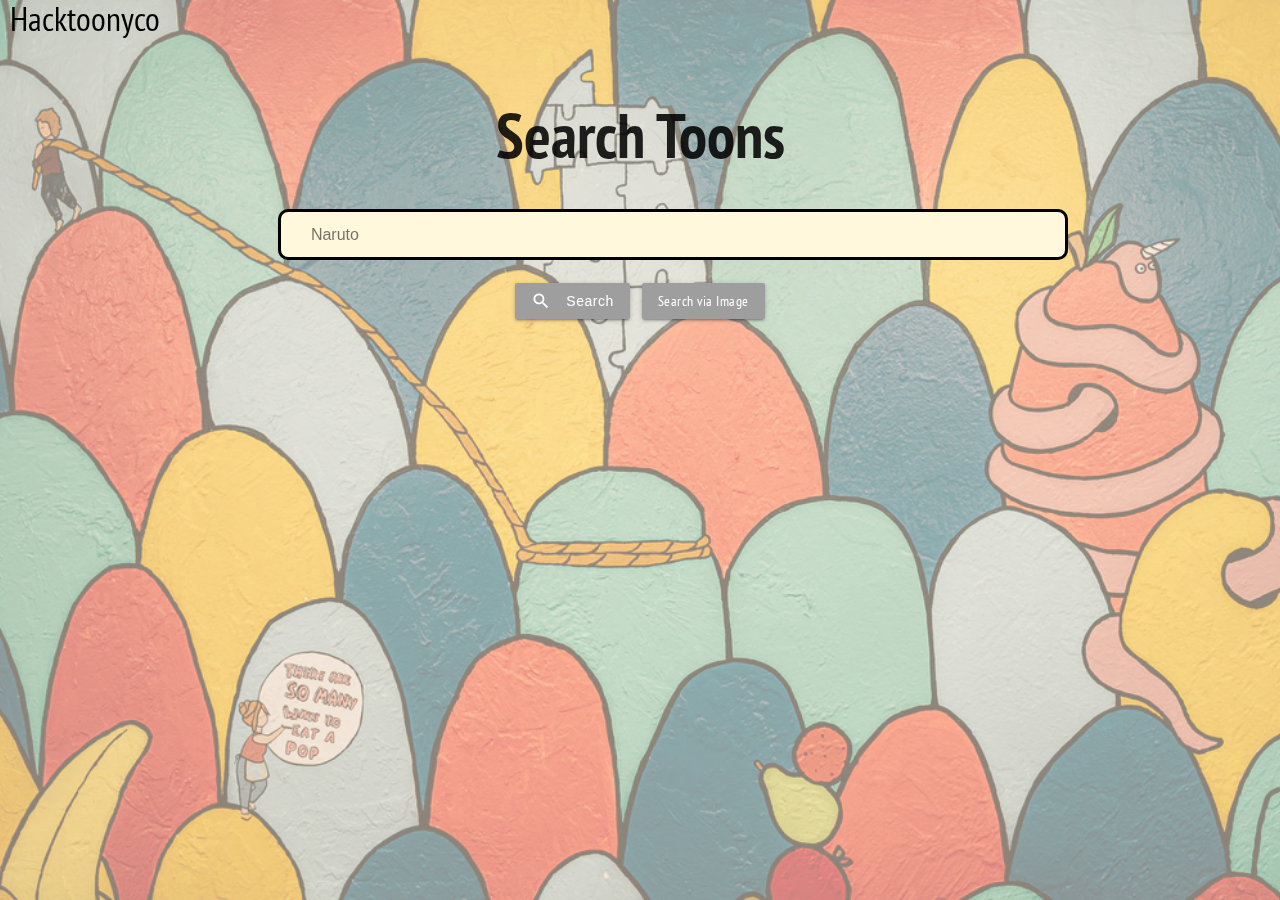
<file: Search/index.html>
<!DOCTYPE html>
<html lang="en">
<head>
    <meta charset="UTF-8">
    <meta http-equiv="X-UA-Compatible" content="IE=edge">
    <meta name="viewport" content="width=device-width, initial-scale=1.0">
    <title>Hacktoonyco | Search</title>
    <link rel="stylesheet" href="style.css">
    <link rel="preconnect" href="https://fonts.googleapis.com">
    <link rel="preconnect" href="https://fonts.gstatic.com" crossorigin>
    <link rel="preconnect" href="https://fonts.googleapis.com">
    <link href="https://fonts.googleapis.com/icon?family=Material+Icons" rel="stylesheet">
    <link href="https://fonts.googleapis.com/css2?family=PT+Sans+Narrow:wght@700&display=swap" rel="stylesheet"> 
    <link href="https://fonts.googleapis.com/css2?family=Fuggles&display=swap" rel="stylesheet">
    <link rel="stylesheet" href="https://cdnjs.cloudflare.com/ajax/libs/materialize/1.0.0/css/materialize.min.css">
    <script src="https://cdnjs.cloudflare.com/ajax/libs/materialize/1.0.0/js/materialize.min.js"></script>
</head>
<body>
    <div class="background_body" style="height: 100vh; width:100%; position: fixed; z-index: -2;">
    </div>
    <div class="background_overlay" style="height: 100vh; width:100%; position: fixed; z-index: -2;">
    </div>
    <a href="../">
        <h4 style="margin: 0; padding-left: 10px; color: black;">Hacktoonyco</h4>
    </a>
    <div class="container" style="padding-top: 20px;">
        <div class="center">
            <h1 style="font-weight: bold;">Search Toons</h1>
            <div class="row">
                <form id="search-form">
                    <div class="input-field col s12 m10 offset-m1">
                        <input placeholder="Naruto" id="toon-input" value='' type="text" class="validate search-bar">
                    </div>
                    <button type="submit" class="grey waves-effect waves-light btn" style="text-transform: none;">
                        Search
                        <i class="material-icons left">search</i>
                    </button> &nbsp;&nbsp;
                    <a href="./image.html" class="grey waves-effect waves-light btn" style="text-transform: none;">
                        Search via Image
                    </a>
                </form>
            </div>
        </div>
        <div class="row" style="padding-top: 50px;" id="response">
        </div> 
    </div>
    <script>
        function createobj(result){
            var obj = `
            <div class="col s3">
                <div class="card" style="width: 100%">
                    <div class="card-image waves-effect waves-block waves-light">
                        <img class="activator" src="${result['image_url']}" style="object-fit: cover; height: 300px;">
                    </div>
                    <div class="card-content" style="height:80px; padding:0 10px;">
                        <span class="card-title activator grey-text text-darken-4">
                            <h6>${result['title']}</h6>
                            <i class="material-icons right">more_vert</i>
                        </span>
                        <p><a target="_blank" href="${result['url']}">Know More</a></p>
                    </div>
                    <div class="card-reveal">
                        <span class="card-title grey-text text-darken-4">
                            <h5>Synopsis</h5>
                            <i class="material-icons right">close</i>
                        </span>
                        <p style="text-align:justify;">${result['synopsis']}</p>
                    </div>
                </div>
            </div>
            `
            return obj;
        }

        const query = document.getElementById('toon-input');
        const respdiv = document.getElementById('response');
        const formSubmit = document.getElementById('search-form')
        const endpoint = 'https://api.jikan.moe/v3/search/anime'
        formSubmit.addEventListener("submit", async (e) => {
            e.preventDefault();
            // console.log('got here')
            let searchString = query.value || ''
            if(searchString == '') return;
            else{
                // console.log('yesss', searchString)
                let url = endpoint + '?q=' + searchString;
                const response = await fetch(url, {
                    method: 'get'
                });
                const result = await response.json();
                const items = result['results']
                let combody = ''
                for(var i of items){
                    var tem = createobj(i)
                    combody = combody + tem;
                }
                respdiv.innerHTML = combody;
            }
        })
    </script>
</body>
</html>
</file>
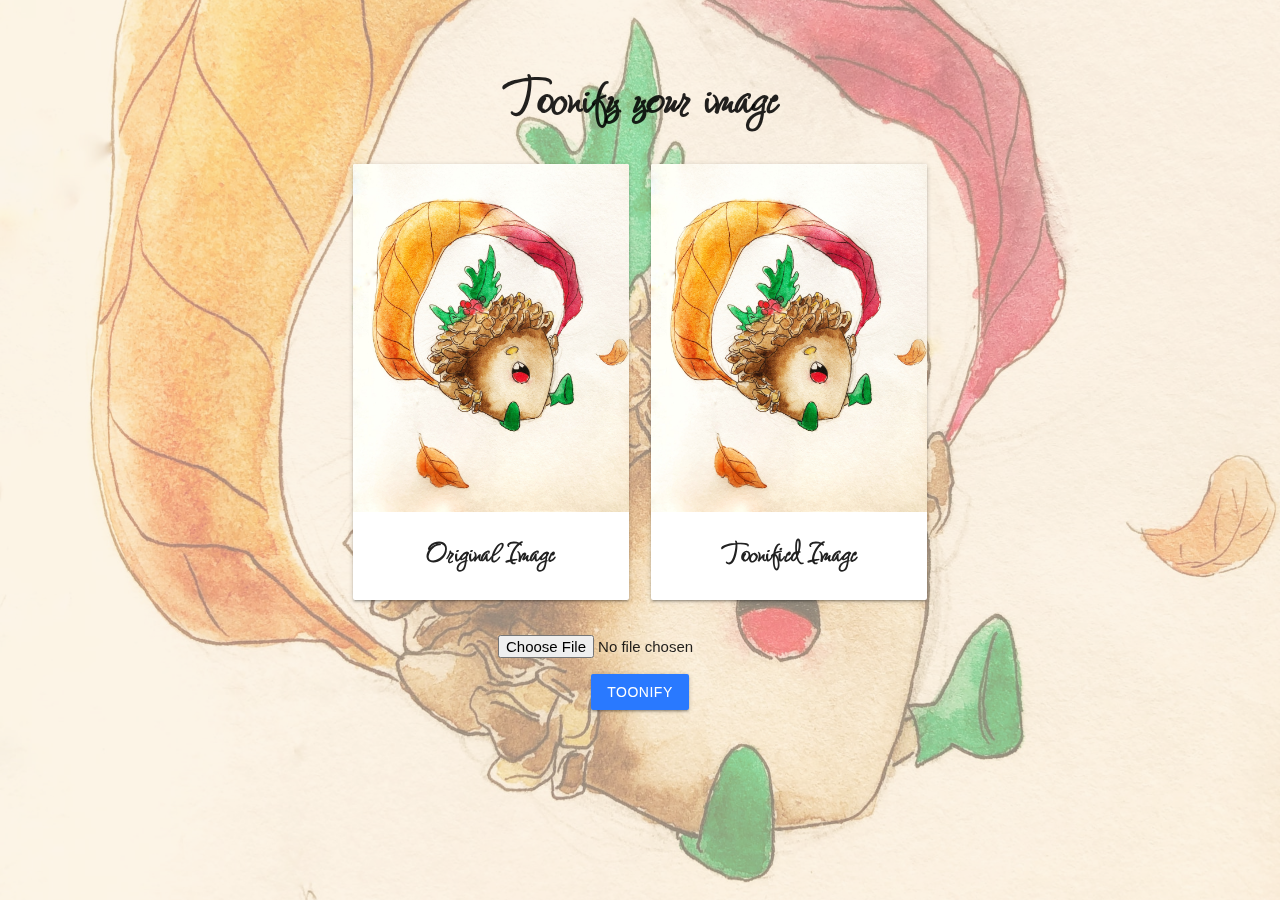
<file: Toonify/index.html>
<!DOCTYPE html>
<html lang="en">
<head>
    <meta charset="UTF-8">
    <meta http-equiv="X-UA-Compatible" content="IE=edge">
    <meta name="viewport" content="width=device-width, initial-scale=1.0">
    <title>Hacktoonyco | Toonify</title>
    <link rel="stylesheet" href="style.css">
    <link rel="preconnect" href="https://fonts.googleapis.com">
    <link rel="preconnect" href="https://fonts.gstatic.com" crossorigin>
    <link href="https://fonts.googleapis.com/css2?family=Fuggles&display=swap" rel="stylesheet">
    <link rel="stylesheet" href="https://cdnjs.cloudflare.com/ajax/libs/materialize/1.0.0/css/materialize.min.css">
    <script src="https://cdnjs.cloudflare.com/ajax/libs/materialize/1.0.0/js/materialize.min.js"></script>
</head>
<body>
  <div class="background_body" style="height: 100vh; width:100%; position: fixed; z-index: -2;">
  </div>
  <div class="background_overlay" style="height: 100vh; width:100%; position: fixed; z-index: -2;">
  </div>
  <div class="container" style="padding-top: 20px;">
    <div class="center">
      <h1 style="font-weight: bold;">Toonify your image</h1>
    </div>
    <div>
      <div class="row center" style="display: block; width: 100%;">

        <div class="col s5 offset-s1 m4 offset-m2">
          <div class="card" style="width: 100%;">
            <div class="card-image waves-effect waves-block waves-light">
              <img class="activator" id="org" src="assets/background.jpg">
            </div>
            <div class="card-content">
              <span class="card-title activator grey-text text-darken-4">
                Original Image
              </span>
            </div>
          </div>
        </div>
        
        <div class="col s5 m4">
          <div class="card" style="width: 100%;">
            <div class="card-image waves-effect waves-block waves-light">
              <img class="activator" id="toon" src="assets/background.jpg">
            </div>
            <div class="card-content">
              <span class="card-title activator grey-text text-darken-4">
                Toonified Image
              </span>
            </div>
          </div>
        </div>
      </div>
    </div>
    <form id="toonForm">
      <div class="center">
        <p>
          <div class="input-field col s12">
          <input
            type="file"
            id="image"
            accept="image/png, image/jpeg"
            required
          />
          </div>
        </p>
        <button type="submit" class="blue accent-3 waves-effect waves-light btn">Toonify</a>
      </div>
    </form>
  </div>
    
    <script>
        var thisForm = document.getElementById('toonForm');
        thisForm.addEventListener('submit', async function (e) {
            e.preventDefault();
            let formData = new FormData()
            let file = thisForm.image.files[0]
            formData.append('image', file, file.name )
            let url = "https://abhis-319407.el.r.appspot.com/api/posts";
            const response = await fetch(url, {
                method: 'post',
                body: formData
            });
            const result = await response.json();
            console.log(result)
            document.getElementById("org").src = result['org_img'];
            document.getElementById("toon").src = result['toon_img'];
        });
    </script>
</body>
</html>
</file>
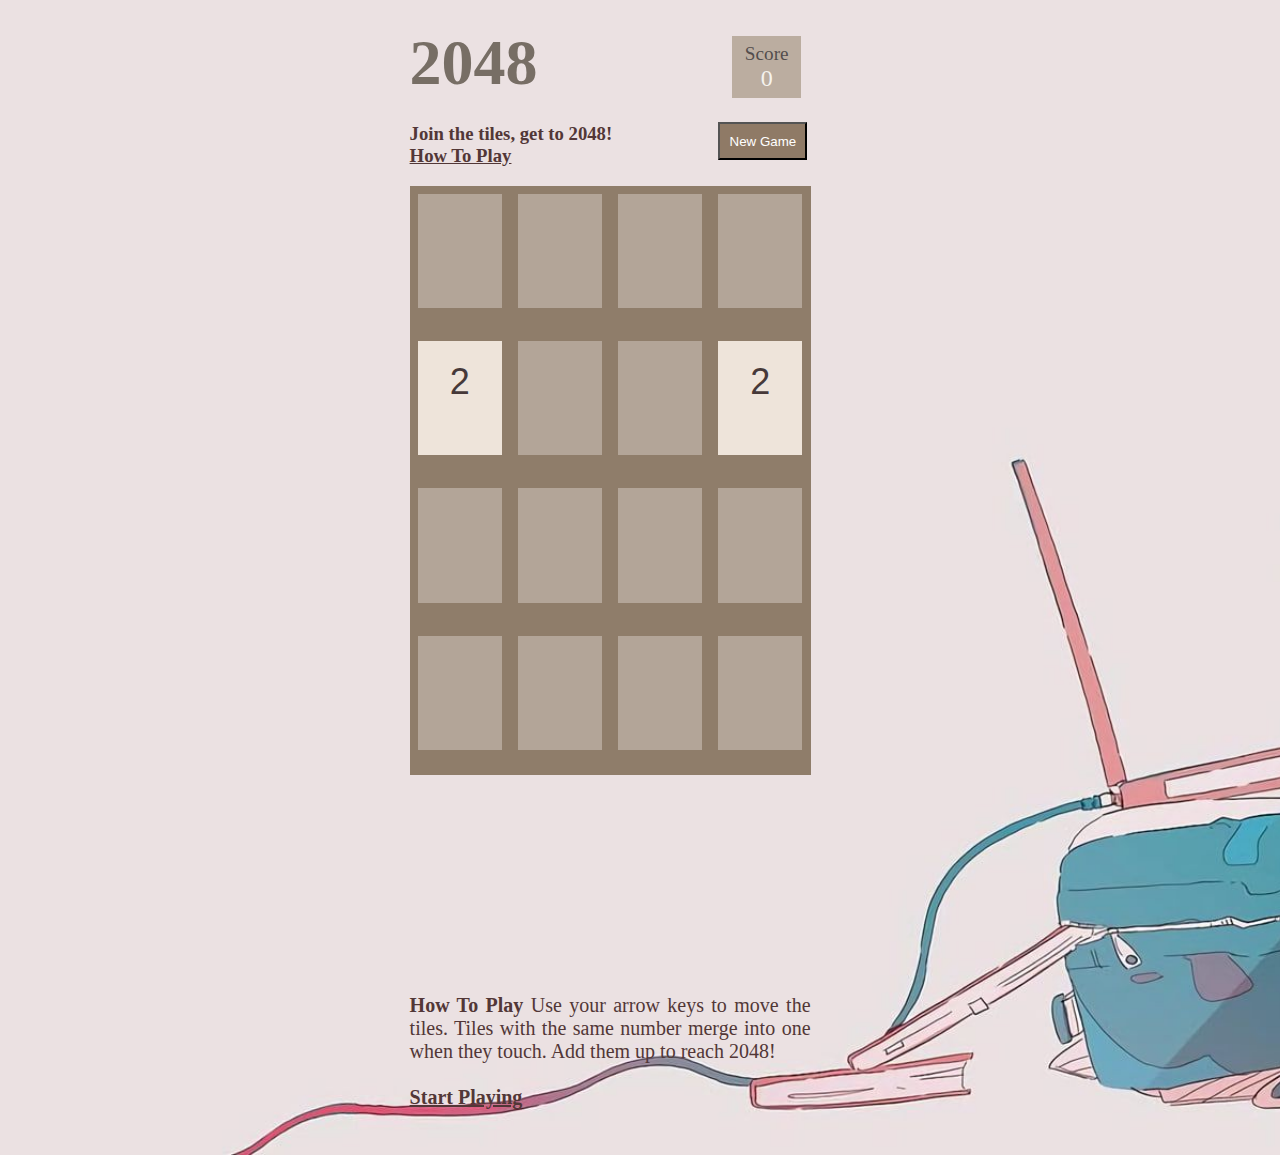
<file: Game-1/game-1.html>
<html>
    <head>
        <title>2048</title>
        <link rel="stylesheet"type="text/css" href="game-1-style.css">
        <link rel="icon" href="favicon.ico" type="image/gif" sizes="16x16">
        <meta name="viewport" content="width=device-width,intial-scale=1">
    </head>
    <body>
        <h1 >2048</h1>
        <div id="score">
            <p id="name">Score</p>
            <p id="score1">0</p>
        </div>
        <button type="button" onclick="setdefault()">New Game</button>
        <h3>Join the tiles, get to 2048!
            <br>
            <a href="#howtoplay ">How To Play</a>
        </h3>
        <div id="outer_box">
            <div class="inner_box" id="box1"></div>
            <div class="inner_box" id="box2"></div>
            <div class="inner_box" id="box3"></div>
            <div class="inner_box" id="box4"></div>
            <div class="inner_box" id="box5"></div>
            <div class="inner_box" id="box6"></div>
            <div class="inner_box" id="box7"></div>
            <div class="inner_box" id="box8"></div>
            <div class="inner_box" id="box9"></div>
            <div class="inner_box" id="box10"></div>
            <div class="inner_box" id="box11"></div>
            <div class="inner_box" id="box12"></div>
            <div class="inner_box" id="box13"></div>
            <div class="inner_box" id="box14"></div>
            <div class="inner_box" id="box15"></div>
            <div class="inner_box" id="box16"></div>
        </div>
        <div id="game_box">
            <h1 id="game_over">Game Over</h1>
            <br><br>
            <button type="button" onclick="setdefault()">Try Again</button>
        </div>
        <div id="howtoplay">
            <b>How To Play</b>
            Use your arrow keys to move the tiles. Tiles with the same number merge into one when they touch. Add them up to reach 2048!
            <br><br>
            <a href="#">Start Playing</a>
        </div>
        <script src="script.js"></script>
    </body>
</html>
</file>
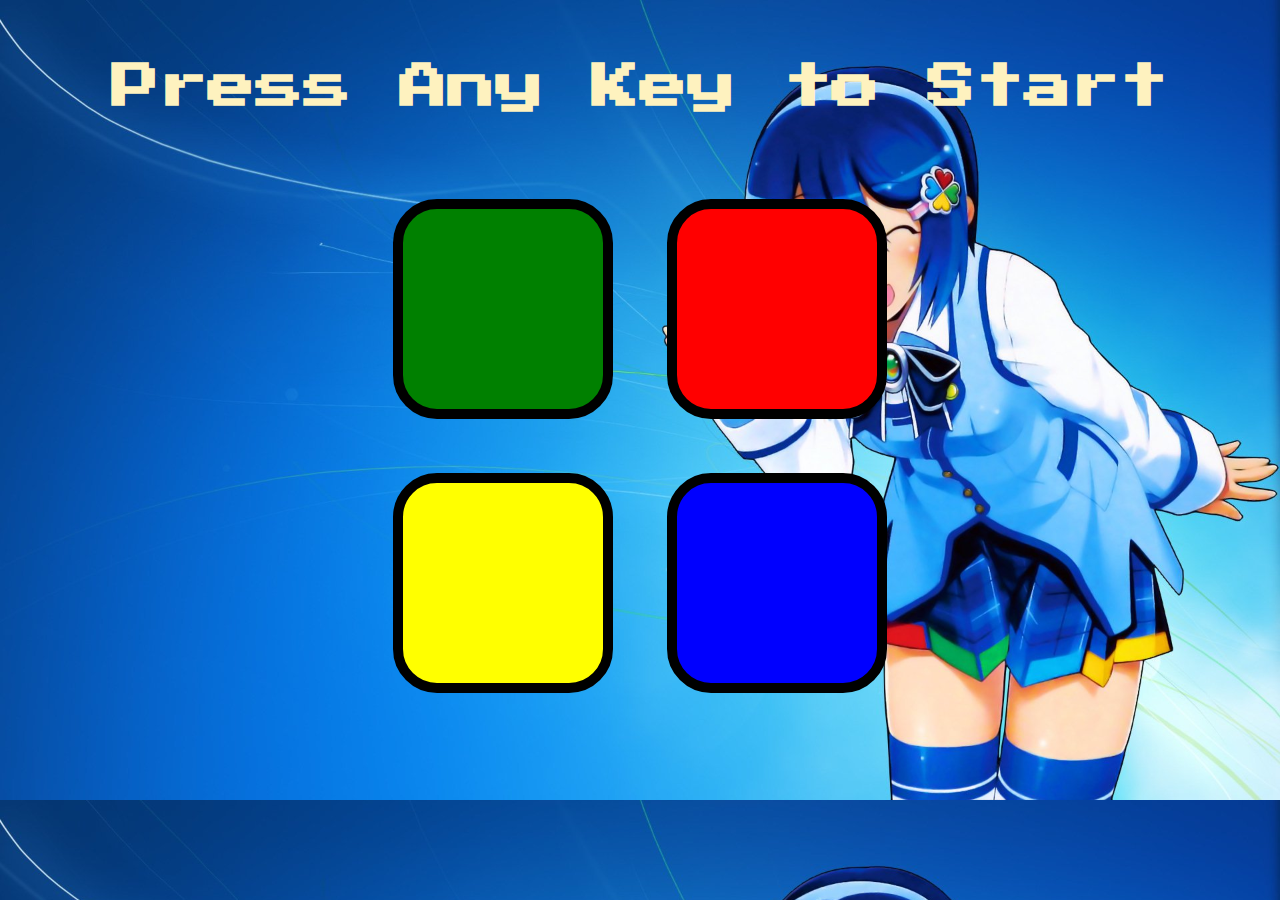
<file: Game-2/game-2.html>
<!DOCTYPE html>
<html lang="en" dir="ltr">

<head>
  <meta charset="utf-8">
  <title>Simon</title>
  <link rel="stylesheet" href="styles.css">
  <link href="https://fonts.googleapis.com/css?family=Press+Start+2P" rel="stylesheet">
</head>

<body>
  <h1 id="level-title">Press Any Key to Start</h1>
  <div class="container">
    <div lass="row">

      <div type="button" id="green" class="btn green">

      </div>

      <div type="button" id="red" class="btn red">

      </div>
    </div>

    <div class="row">

      <div type="button" id="yellow" class="btn yellow">

      </div>
      <div type="button" id="blue" class="btn blue">

      </div>

    </div>

  </div>
  <script src="https://ajax.googleapis.com/ajax/libs/jquery/3.6.0/jquery.min.js"></script>
  <script src="game.js" charset="utf-8"></script>
</body>

</html>
</file>
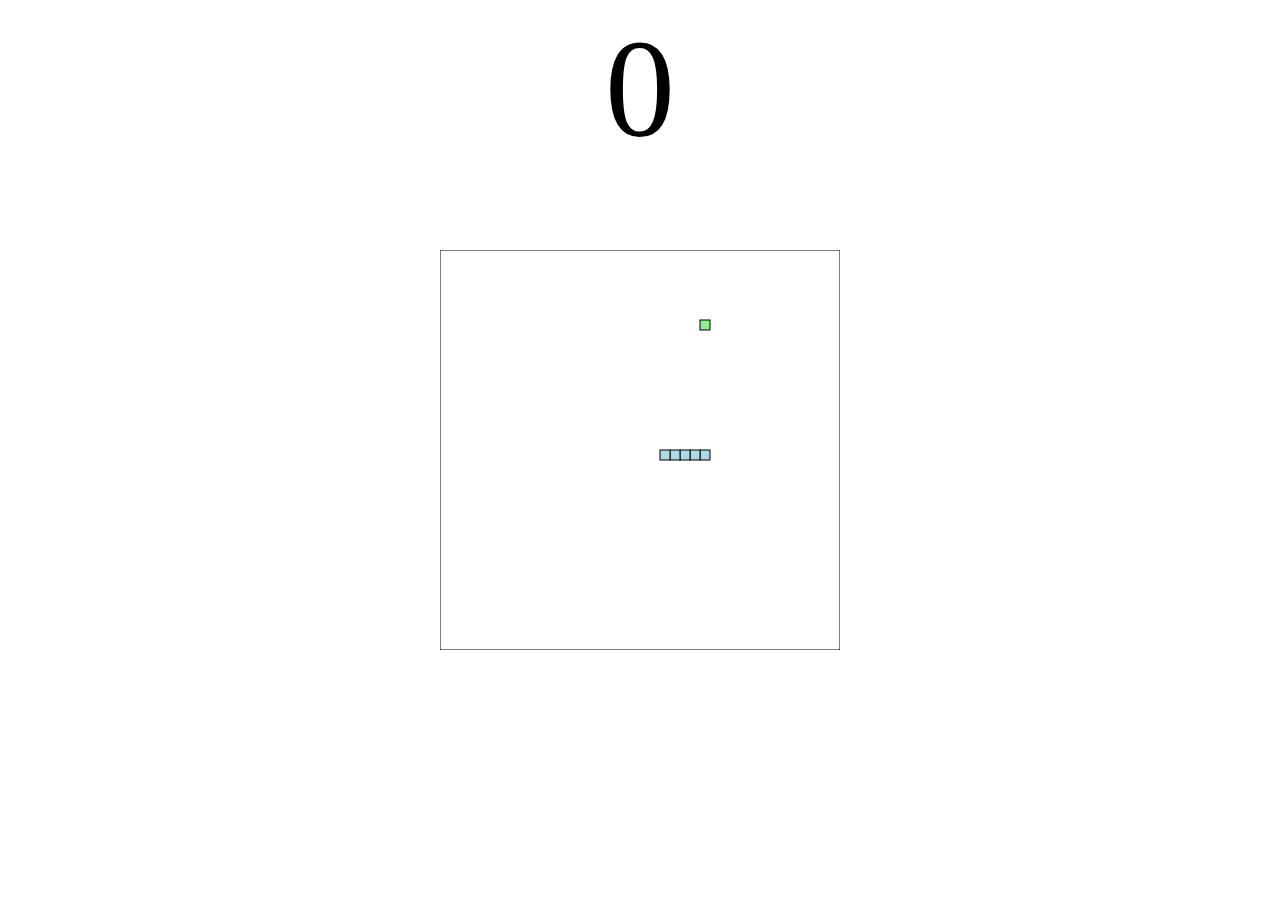
<file: Game-3/game-3.html>
<!DOCTYPE html>
<html>

<head>
    <title>Snake game</title>
</head>

<body>

    <div id="score">0</div>
    <canvas id="snakeboard" width="400" height="400"></canvas>

    <style>
        #snakeboard {
            position: absolute;
            top: 50%;
            left: 50%;
            transform: translate(-50%, -50%);
            background-color: aqua;
        }

        #score {
            text-align: center;
            font-size: 140px;
        }
        body{
            background-image: url("https://raw.githubusercontent.com/laynH/Anime-Girls-Holding-Programming-Books/master/Javascript/Doma_Umaru_Java_Script_The_Good_Parts.png");
        }
    </style>
</body>

<script>
    const board_border = 'black';
    const board_background = "white";
    const snake_col = 'lightblue';
    const snake_border = 'darkblue';

    let snake = [
        { x: 200, y: 200 },
        { x: 190, y: 200 },
        { x: 180, y: 200 },
        { x: 170, y: 200 },
        { x: 160, y: 200 }
    ]

    let score = 0;
    // True if changing direction
    let changing_direction = false;
    // Horizontal velocity
    let food_x;
    let food_y;
    let dx = 10;
    // Vertical velocity
    let dy = 0;


    // Get the canvas element
    const snakeboard = document.getElementById("snakeboard");
    // Return a two dimensional drawing context
    const snakeboard_ctx = snakeboard.getContext("2d");
    // Start game
    main();

    gen_food();

    document.addEventListener("keydown", change_direction);

    // main function called repeatedly to keep the game running
    function main() {

        if (has_game_ended()) return;

        changing_direction = false;
        setTimeout(function onTick() {
            clear_board();
            drawFood();
            move_snake();
            drawSnake();
            // Repeat
            main();
        }, 100)
    }

    // draw a border around the canvas
    function clear_board() {
        //  Select the colour to fill the drawing
        snakeboard_ctx.fillStyle = board_background;
        //  Select the colour for the border of the canvas
        snakeboard_ctx.strokestyle = board_border;
        // Draw a "filled" rectangle to cover the entire canvas
        snakeboard_ctx.fillRect(0, 0, snakeboard.width, snakeboard.height);
        // Draw a "border" around the entire canvas
        snakeboard_ctx.strokeRect(0, 0, snakeboard.width, snakeboard.height);
    }

    // Draw the snake on the canvas
    function drawSnake() {
        // Draw each part
        snake.forEach(drawSnakePart)
    }

    function drawFood() {
        snakeboard_ctx.fillStyle = 'lightgreen';
        snakeboard_ctx.strokestyle = 'darkgreen';
        snakeboard_ctx.fillRect(food_x, food_y, 10, 10);
        snakeboard_ctx.strokeRect(food_x, food_y, 10, 10);
    }

    // Draw one snake part
    function drawSnakePart(snakePart) {

        // Set the colour of the snake part
        snakeboard_ctx.fillStyle = snake_col;
        // Set the border colour of the snake part
        snakeboard_ctx.strokestyle = snake_border;
        // Draw a "filled" rectangle to represent the snake part at the coordinates
        // the part is located
        snakeboard_ctx.fillRect(snakePart.x, snakePart.y, 10, 10);
        // Draw a border around the snake part
        snakeboard_ctx.strokeRect(snakePart.x, snakePart.y, 10, 10);
    }

    function has_game_ended() {
        for (let i = 4; i < snake.length; i++) {
            if (snake[i].x === snake[0].x && snake[i].y === snake[0].y) return true
        }
        const hitLeftWall = snake[0].x < 0;
        const hitRightWall = snake[0].x > snakeboard.width - 10;
        const hitToptWall = snake[0].y < 0;
        const hitBottomWall = snake[0].y > snakeboard.height - 10;
        return hitLeftWall || hitRightWall || hitToptWall || hitBottomWall
    }

    function random_food(min, max) {
        return Math.round((Math.random() * (max - min) + min) / 10) * 10;
    }

    function gen_food() {
        // Generate a random number the food x-coordinate
        food_x = random_food(0, snakeboard.width - 10);
        // Generate a random number for the food y-coordinate
        food_y = random_food(0, snakeboard.height - 10);
        // if the new food location is where the snake currently is, generate a new food location
        snake.forEach(function has_snake_eaten_food(part) {
            const has_eaten = part.x == food_x && part.y == food_y;
            if (has_eaten) gen_food();
        });
    }

    function change_direction(event) {
        const LEFT_KEY = 37;
        const RIGHT_KEY = 39;
        const UP_KEY = 38;
        const DOWN_KEY = 40;

        // Prevent the snake from reversing

        if (changing_direction) return;
        changing_direction = true;
        const keyPressed = event.keyCode;
        const goingUp = dy === -10;
        const goingDown = dy === 10;
        const goingRight = dx === 10;
        const goingLeft = dx === -10;
        if (keyPressed === LEFT_KEY && !goingRight) {
            dx = -10;
            dy = 0;
        }
        if (keyPressed === UP_KEY && !goingDown) {
            dx = 0;
            dy = -10;
        }
        if (keyPressed === RIGHT_KEY && !goingLeft) {
            dx = 10;
            dy = 0;
        }
        if (keyPressed === DOWN_KEY && !goingUp) {
            dx = 0;
            dy = 10;
        }
    }

    function move_snake() {
        // Create the new Snake's head
        const head = { x: snake[0].x + dx, y: snake[0].y + dy };
        // Add the new head to the beginning of snake body
        snake.unshift(head);
        const has_eaten_food = snake[0].x === food_x && snake[0].y === food_y;
        if (has_eaten_food) {
            // Increase score
            score += 10;
            // Display score on screen
            document.getElementById('score').innerHTML = score;
            // Generate new food location
            gen_food();
        } else {
            // Remove the last part of snake body
            snake.pop();
        }
    }

</script>

</html>
</file>
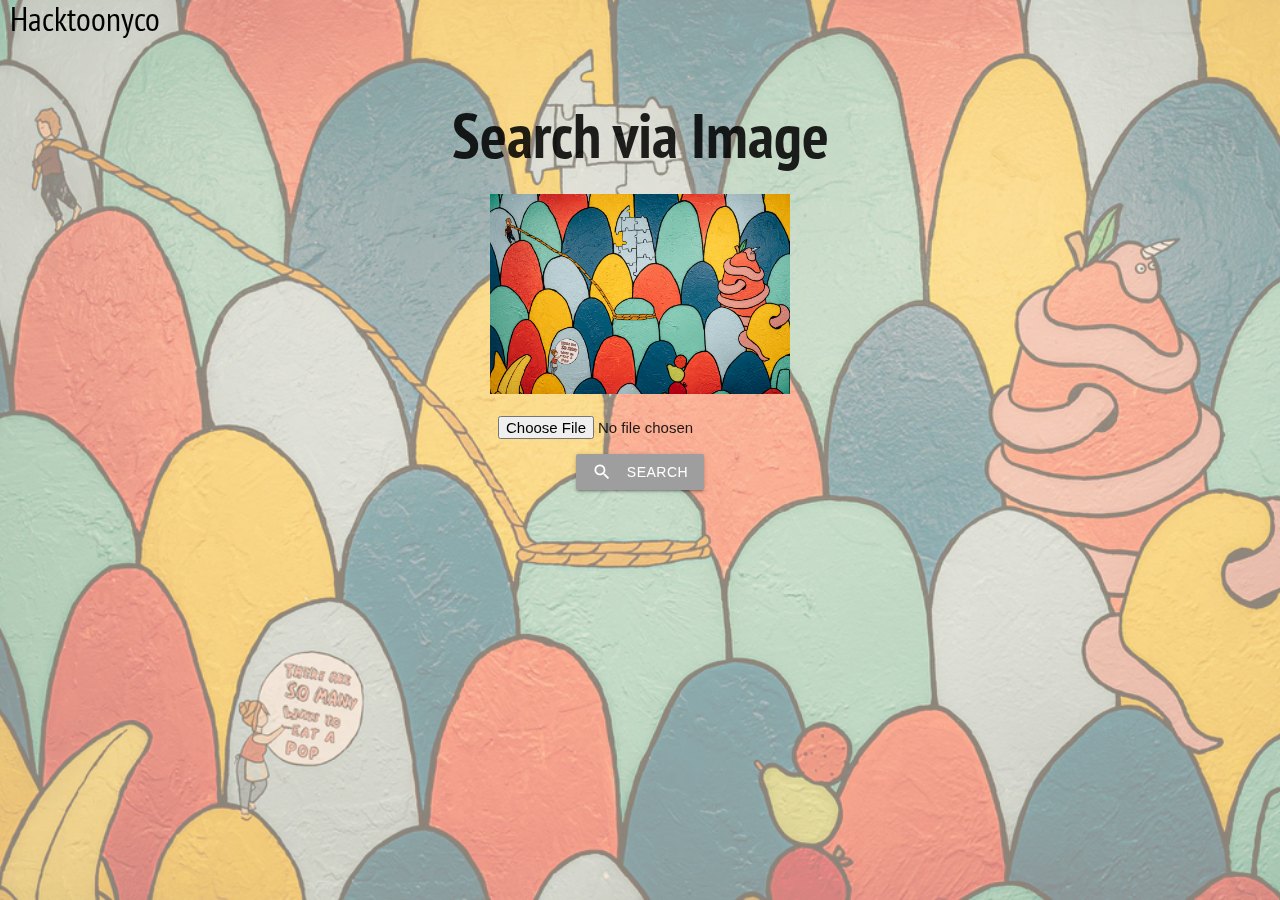
<file: Search/image.html>
<!DOCTYPE html>
<html lang="en">
<head>
    <meta charset="UTF-8">
    <meta http-equiv="X-UA-Compatible" content="IE=edge">
    <meta name="viewport" content="width=device-width, initial-scale=1.0">
    <title>Hacktoonyco | Search Image</title>
    <link rel="stylesheet" href="style.css">
    <link rel="preconnect" href="https://fonts.googleapis.com">
    <link rel="preconnect" href="https://fonts.gstatic.com" crossorigin>
    <link rel="preconnect" href="https://fonts.googleapis.com">
    <link href="https://fonts.googleapis.com/icon?family=Material+Icons" rel="stylesheet">
    <link href="https://fonts.googleapis.com/css2?family=PT+Sans+Narrow:wght@700&display=swap" rel="stylesheet"> 
    <link href="https://fonts.googleapis.com/css2?family=Fuggles&display=swap" rel="stylesheet">
    <link rel="stylesheet" href="https://cdnjs.cloudflare.com/ajax/libs/materialize/1.0.0/css/materialize.min.css">
    <script src="https://cdnjs.cloudflare.com/ajax/libs/materialize/1.0.0/js/materialize.min.js"></script>

    <style>
        h5{
            font-family: 'Courier New', Courier, monospace ;
            font-size: 20px;
        }
    </style>

</head>
<body>
    <div class="background_body" style="height: 100vh; width:100%; position: fixed; z-index: -2;">
    </div>
    <div class="background_overlay" style="height: 100vh; width:100%; position: fixed; z-index: -2;">
    </div>
    <a href="../">
        <h4 style="margin: 0; padding-left: 10px; color: black;">Hacktoonyco</h4>
    </a>
    <div class="container" style="padding-top: 20px;">
        <div class="center">
            <h1 style="font-weight: bold;">Search via Image</h1>
            <div class="row">
                <img id="output" height="200px" src="assets/photo-1563248101-a975e9a18cc6.webp" />	
                <form id="search-form">
                    <div class="input-field col s12 m10 offset-m1">
                        <input
                            type="file"
                            id="image"
                            accept="image/png, image/jpeg"
                            onchange="loadFile(event)"
                            required
                        />
                    </div>
                    <button type="submit" class="grey waves-effect waves-light btn">
                        Search
                        <i class="material-icons left">search</i>
                    </button>
                </form>
            </div>
        </div>
        <div class="row" style="padding-top: 50px;" id="response">
        </div> 
    </div>
    <script>
        function createobj(result){
            var sim = (result['similarity']*100).toFixed(2);
            var obj = `
            <li style="background-color: #f0ffff96;padding: 10px;margin-bottom: 10px;">
                <div class="row">
                    <h5><b>Similarity</b>: <i>${sim}%</i></h5>
                    <h5><b>File</b>: <i>${result['filename']}</i></h5>
                    <h5><b>Episode</b>: <i>${result['episode']}</i></h5>
                    <div class="col s6">
                        <img
                        style="width: 100%; object-fit: cover;"
                        src="${result['image']}"
                        >
                    </div>
                    <div class="col s6">
                        <video controls style="width: 100%; object-fit: cover;">
                            <source
                            style="width: 100%; object-fit: cover;"
                            src="${result['video']}"
                            >
                          Your browser does not support the video tag.
                        </video>
                    </div>
                </div>
            </li>
            `
            return obj;
        }

        var loadFile = function(event) {
            var image = document.getElementById('output');
            image.src = URL.createObjectURL(event.target.files[0]);
        };

        const respdiv = document.getElementById('response');
        const formSubmit = document.getElementById('search-form')
        const endpoint = 'https://api.jikan.moe/v3/search/anime'
        formSubmit.addEventListener("submit", async (e) => {
            e.preventDefault();
            console.log('got here')
            let formData = new FormData();
            let file = formSubmit.image.files[0]
            console.log(file)
            formData.append('image', file, file.name )
            const response = await fetch("https://api.trace.moe/search", {
                method: 'post',
                body: formData
            });
            const result = await response.json();
            const items = result['result'];
            //console.log(items)
            var start = 0;
            let combody = '<ul>'
            for(var i of items){
                console.log(i)
                start++;
                var tem = createobj(i)
                combody = combody + tem;
                if(start >= 3) break;
            }
            combody = combody + "</ul>"
            respdiv.innerHTML = combody;
        });
    </script>
</body>
</html>
</file>
<file: Search/style.css>
html, body { height: 100%; }
body { margin: 0; font-family: 'PT Sans Narrow', sans-serif;}
.background_body{
    background-position: center;
    background-repeat: no-repeat;
    background-image: url(assets/photo-1563248101-a975e9a18cc6.webp);
    background-size: cover;
}
.background_overlay{
    background-color: rgba(250, 235, 215, 0.555);
}
.card-title{
    font-weight: bold !important;
    font-size: 35px !important;
}

.search-bar{
    border: solid !important;
    border-width: 3px !important;
    border-radius: 10px !important;
    width: 90%;
    padding: 0 30px !important;
    background-color: cornsilk !important;
}

::placeholder { /* Chrome, Firefox, Opera, Safari 10.1+ */
    color: #12121296 !important;
    opacity: 1; /* Firefox */
}

h6{
    height: 35px !important;
    overflow: hidden;
}
</file>
<file: Toonify/style.css>
html, body { height: 100%; }
body { margin: 0; font-family: 'Fuggles', cursive; }
.background_body{
    background-position: center;
    background-repeat: no-repeat;
    background-image: url(assets/background.jpg);
    background-size: cover;
}
.background_overlay{
    background-color: rgba(250, 235, 215, 0.555);
}
.card-title{
    font-weight: bold !important;
    font-size: 35px !important;
}
</file>
<file: Game-1/game-1-style.css>
html {
    scroll-behavior: smooth;
        /* overflow-y: scroll; */
}  
body{
    background-image: url(2048bg.jpg);
    background-size: cover;
    background-color:#faf8ef;
    margin-top: 2%;
    margin-left: 32%;
    margin-right: 32%;
}
h1{
    color:#776e65;
    font-weight: bolder;
    font-size: 400%;
}
#score{
    margin-top: -23%;
    margin-left: 70%;
    width: 15%;
    text-align: center;
    background-color: #bbada0;
}
#name{
    padding-top: 9%;
    color: rgb(83, 77, 77);
    font-size: larger;
    padding-bottom: -100%;
}
#score1{
    padding-bottom: 9%;
    margin-top: -27%;
    color: rgb(245, 243, 238);
    font-size: x-large;
}
button{
    background-color: #8f7a66;
    text-align: center;
    color: white;
    padding: 2%;
    margin-left: 67%;
}
h3{
    margin-top: -8%;
    color: rgb(82, 55, 55);
}
a{
    color:  rgb(82, 55, 55);    
}
#game_over{
    text-align: center;
    padding-top: 25%;
}
#game_box{
    visibility: hidden;
    margin-right: 13%;
    margin-top: -96.56%;
    height: 68%;
    /* background-color:rgba(236, 235, 234, 0.73); */
}
#game_box button{
    font-size: x-large;
    margin-left: 35%;
    margin-top: -10%;
}
#outer_box{
    margin-right: 13%;
    display: flex;
    flex-wrap: wrap;
    height: 68%;
    background-color: #8f7d6a;
}
.inner_box{
    background-color: rgba(245, 242, 239, 0.35);
    height: 16%;
    width: 21%;
    text-align: center; 
    font-size: 225%;
    font-family: sans-serif;
    margin: 2%;
    padding-top: 5%;
    color: rgb(70, 57, 57);
}
#howtoplay{
    margin-top: 7%;
    font-size: 125%;
    text-align: justify;
    color:  rgb(82, 55, 55);   
    margin-right: 13%;
    margin-bottom: 10%;
}
#howtoplay a{
    font-weight: bolder;
}


/* Media Query */

/* Horizontal Media Query */

@media only screen and (max-width: 1180px) {
    body{
        margin-left: 28%;
    }
    #outer_box{
        height: 70%;
    }
    h1{
        margin-bottom: 8%;
        font-size: 400%;
    }
}
@media only screen and (max-width: 1100px) {
    body{
        margin-left: 24%;
    }
    #outer_box{
        height: 71%;
    }
    h1{
        margin-bottom: 7%;
        font-size: 400%;
    }
}
@media only screen and (max-width: 960px) {
    body{
        margin-left: 22%;
        margin-right: 25%;
    }
    #outer_box{
        height: 73%;
    }
    #howtoplay{
        margin-top: 10%;
    }
}
@media only screen and (max-width: 880px) {
    body{
        margin-right: 22%;
    }
}
@media only screen and (max-width: 780px) {
    body{
        margin-right: 16%;
    }
}
@media only screen and (max-width: 680px) {
    body{
        margin-right: 10%;
        margin-left: 20%;
    }
}
@media only screen and (max-width: 590px) {
    body{
        margin-left: 10%;
        margin-right: 2%;
    }
}
/* Vertical Media Query */

@media only screen and (max-height: 600px) {
    #outer_box{
        height: 74%;
    }
}
@media only screen and (max-height: 580px) {
    #howtoplay{
        margin-top: 10%;
    }
}
@media only screen and (max-height: 560px) {
    #outer_box{
        height: 82%;
    }
    .inner_box{
        padding-bottom: 0%;
    }
    #howtoplay{
        margin-top: 15%;
    }
}
@media only screen and (max-height: 520px) {
    #howtoplay{
        margin-top: 19%;
    }
}
@media only screen and (max-height: 500px) {
     #outer_box{
        height: 88%;
    }
    .inner_box{
        padding-bottom: -0.5%;
    } 
    #howtoplay{
        margin-top: 23%;
    }
}
@media only screen and (max-height: 470px) {
     #outer_box{
        height: 94%;
    }
    .inner_box{
        padding-bottom: -0.8%;
    } 
    #howtoplay{
        margin-top: 30%;
    }
}
@media only screen and (max-height: 450px) {
    /* body{
        background-color: red;
    } */
    #outer_box{
        height: 100%;
    }
}
@media only screen and (max-height: 420px) {
    #outer_box{
        height: 120%;
    }
    .inner_box{
        padding-bottom: -1%;
    } 
    #howtoplay{
        margin-top: 36%;
    }
}
@media only screen and (max-height: 380px) {
    #outer_box{
        height: 130%;
    }
    #howtoplay{
        margin-top: 46%;
    }
}
@media only screen and (max-height: 330px) {
    .inner_box{
        margin-bottom: -2%;
    }
    #howtoplay{
        margin-top: 50%;
    }
}
@media only screen and (max-height: 290px) {
    #outer_box{
        height: 150%;
    }
    .inner_box{
        padding-bottom: 0%;
    }
    #howtoplay{
        margin-top: 70%;
    }
}
@media only screen and (max-width:420px) {
     body{
       margin-left: 5%;
       margin-right: 5%;
    }
    #outer_box{
        height: 52%;
        width: 100%;
    }
    #howtoplay{
        margin-left: 5%;
        margin-top: -30%;
    }
    #score{
        width: 22%;
    }
    button{
        margin-left: 69%;
    }
    h1{
        margin-bottom: 2%;
        margin-left: 4%;
    }
}
@media only screen and (max-width: 320px) {
    body{
       margin-left: 5%;
       margin-right: 5%;
    }
    h1{
        margin-bottom: 2%;
        font-size: 300%;
        margin-left: 4%;
    }
    h3{
        margin-right: 45%;
    }
    button{
        margin-bottom: -10%;
    }
    #score{
        width: 22%;
    }
    #outer_box{
        height: 52%;
        width: 100%;
    }
    #howtoplay{
        margin-left: 5%;
        margin-top: -30%;
    }
}
/* Animation */


@keyframes fade-in{
    0%{
        opacity:0
    }100%{
        opacity:1
    }
}
/* @keyframes down{
    0%{
        background-color: #eee4da;
    }
    100%{
         background-color:rgba(245, 242, 239, 0.35);
    }
} */
</file>
<file: Game-2/styles.css>
body {
  text-align: center;
  background-image: url(bg.jpg);
  background-size: 100%;
}

#level-title {
  font-family: 'Press Start 2P', cursive;
  font-size: 3rem;
  margin:  5%;
  color: #FEF2BF;
}

.container {
  display: block;
  width: 50%;
  margin: auto;

}

.btn {
  margin: 25px;
  display: inline-block;
  height: 200px;
  width: 200px;
  border: 10px solid black;
  border-radius: 20%;
}

.game-over {
  background-color: red;
  opacity: 0.8;
}

.red {
  background-color: red;
}

.green {
  background-color: green;
}

.blue {
  background-color: blue;
}

.yellow {
  background-color: yellow;
}

.pressed {
  box-shadow: 0 0 20px white;
  background-color: grey;
}
</file>
